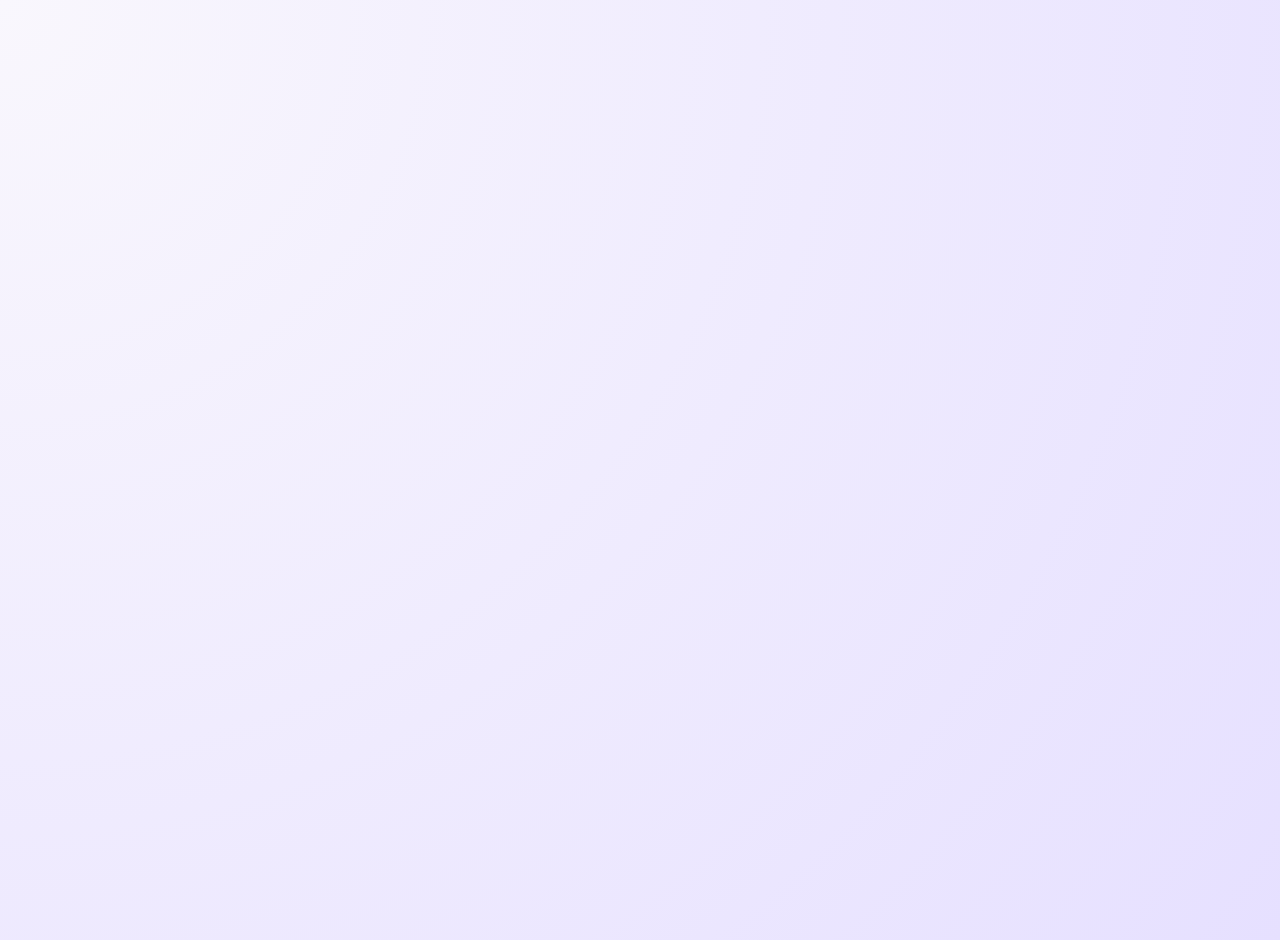
<file: index.html>
<!DOCTYPE html>
<html lang="ko">
<head>
    <meta charset="UTF-8">
    <meta name="viewport" content="width=device-width, initial-scale=1.0">
    <title>엄마를 부탁해</title>
    <!-- Google tag (gtag.js) -->
    <script async src="https://www.googletagmanager.com/gtag/js?id=G-PNT6HBJBQ7"></script>
    <script>
      window.dataLayer = window.dataLayer || [];
      function gtag(){dataLayer.push(arguments);}
      gtag('js', new Date());

      gtag('config', 'G-PNT6HBJBQ7');
    </script>
    <script type="text/javascript">
        (function(c,l,a,r,i,t,y){
            c[a]=c[a]||function(){(c[a].q=c[a].q||[]).push(arguments)};
            t=l.createElement(r);t.async=1;t.src="https://www.clarity.ms/tag/"+i;
            y=l.getElementsByTagName(r)[0];y.parentNode.insertBefore(t,y);
        })(window, document, "clarity", "script", "vj82m070nw");
    </script>
    <link rel="preconnect" href="https://fonts.googleapis.com">
    <link rel="preconnect" href="https://fonts.gstatic.com" crossorigin>
    <link href="https://fonts.googleapis.com/css2?family=Noto+Sans+KR:wght@400;500;700&display=swap" rel="stylesheet">
    <link rel="stylesheet" href="/style.css">
</head>
<body>
    <div id="root"></div>
    <script type="module" src="/src/main.tsx"></script>
</body>
</html>
</file>
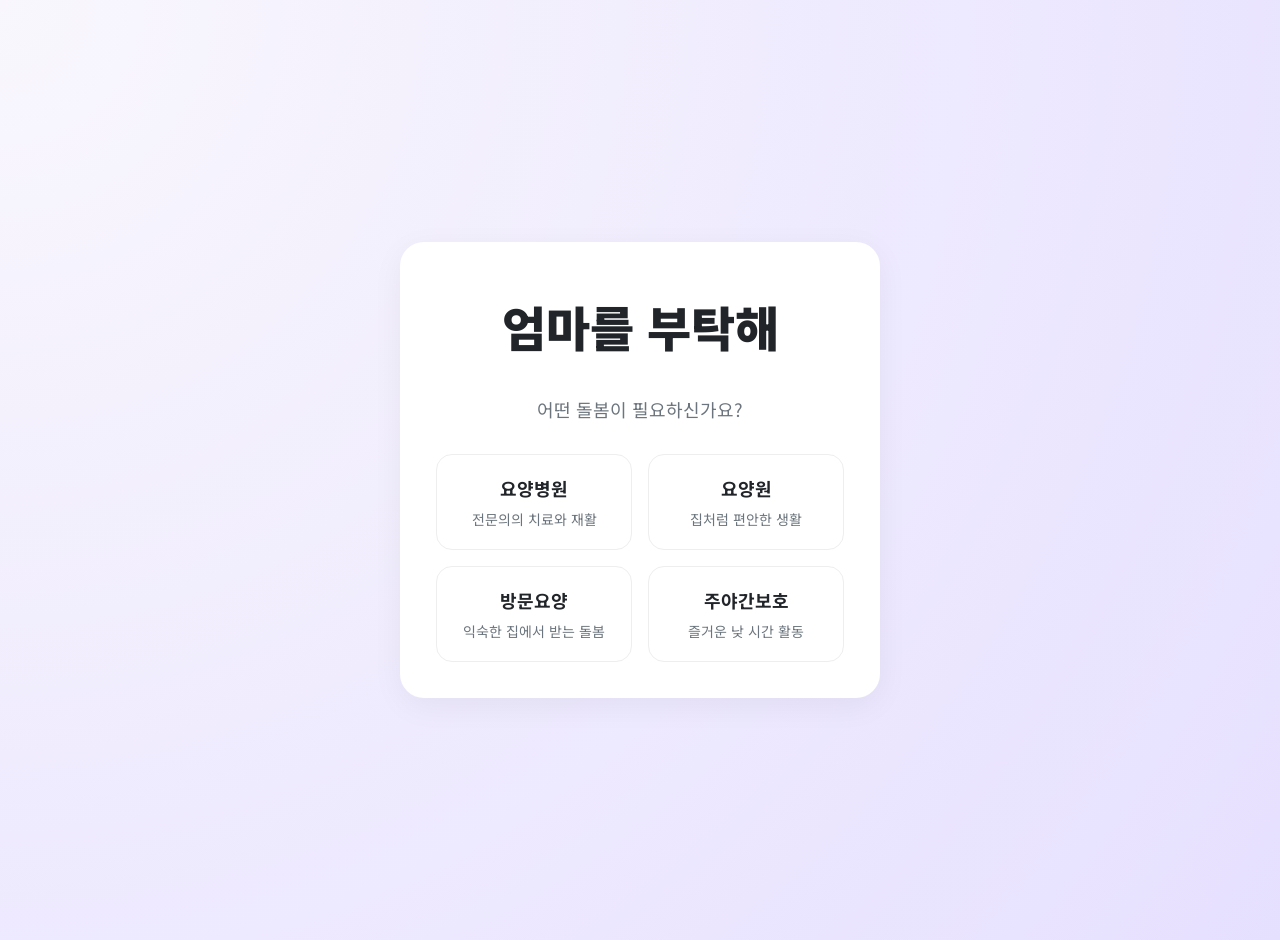
<file: 260218/index.html>
<!DOCTYPE html>
<html lang="ko">
<head>
    <meta charset="UTF-8">
    <meta name="viewport" content="width=device-width, initial-scale=1.0">
    <title>엄마를 부탁해</title>
    <!-- Google tag (gtag.js) -->
    <script async src="https://www.googletagmanager.com/gtag/js?id=G-PNT6HBJBQ7"></script>
    <script>
      window.dataLayer = window.dataLayer || [];
      function gtag(){dataLayer.push(arguments);}
      gtag('js', new Date());

      gtag('config', 'G-PNT6HBJBQ7');
    </script>
    <script type="text/javascript">
        (function(c,l,a,r,i,t,y){
            c[a]=c[a]||function(){(c[a].q=c[a].q||[]).push(arguments)};
            t=l.createElement(r);t.async=1;t.src="https://www.clarity.ms/tag/"+i;
            y=l.getElementsByTagName(r)[0];y.parentNode.insertBefore(t,y);
        })(window, document, "clarity", "script", "vj82m070nw");
    </script>
    <link rel="preconnect" href="https://fonts.googleapis.com">
    <link rel="preconnect" href="https://fonts.gstatic.com" crossorigin>
    <link href="https://fonts.googleapis.com/css2?family=Noto+Sans+KR:wght@400;500;700&display=swap" rel="stylesheet">
    <link rel="stylesheet" href="style.css">
</head>
<body>
    <div class="container">
        <!-- Step 1: Intro -->
        <div id="step1" class="step">
            <h1 class="main-copy">
                <span class="main-line">엄마를 부탁해</span>
            </h1>
            <p class="sub-copy">어떤 돌봄이 필요하신가요?</p>
            <div class="card-container">
                <div class="card" data-service="hospital"><h3>요양병원</h3><p>전문의의 치료와 재활</p></div>
                <div class="card" data-service="nursing-home"><h3>요양원</h3><p>집처럼 편안한 생활</p></div>
                <div class="card" data-service="visiting-care"><h3>방문요양</h3><p>익숙한 집에서 받는 돌봄</p></div>
                <div class="card" data-service="day-care"><h3>주야간보호</h3><p>즐거운 낮 시간 활동</p></div>
            </div>
        </div>

        <!-- Step 2: Custom Filter -->
        <div id="step2" class="step" style="display: none;">
            <h2 class="step-title">가장 중요하게 생각하는<br>가치를 선택해주세요.</h2>
            <div id="filters"></div>
            <p class="error-message" id="step2-error"></p>
            <div class="button-group">
                <button class="back-btn">이전</button>
                <button class="next-btn">다음</button>
            </div>
        </div>

        <!-- Step 3: Common Items -->
        <div id="step3" class="step" style="display: none;">
            <h2 class="step-title">현실적인 조건을 설정해주세요.</h2>
            <div class="form-group">
                <label for="location">어디와 가까운 곳을 찾으시나요?</label>
                <input type="text" id="location" placeholder="예: 서울시 강남구">
                <p class="error-message" id="location-error"></p>
            </div>
            <div class="form-group">
                <label for="budget">월 예상 비용은 어느 정도 생각하시나요?</label>
                <input type="range" id="budget" min="500000" max="5000000" step="100000" value="2750000">
                <span id="budget-value">2,750,000원</span>
            </div>
            <div class="form-group">
                 <label for="special-needs">특별히 고려해야 할 생활 습관이 있으신가요?</label>
                <input type="text" id="special-needs" placeholder="예: 기독교, 당뇨식">
                <p class="error-message" id="special-needs-error"></p>
            </div>
            <div class="button-group">
                <button class="back-btn">이전</button>
                <button class="next-btn">결과 보기</button>
            </div>
        </div>

        <!-- Step 4: Result -->
        <div id="step4" class="step" style="display: none;">
            <h1 class="match-copy"></h1>
            <div class="result-container"></div>
            <div class="button-group">
                <button class="restart-btn">처음으로</button>
            </div>
        </div>
    </div>
    <script src="main.js"></script>
</body>
</html>
</file>
<file: style.css>
:root {
    --primary-color: #6D5BFF; 
    --secondary-color: #E0E0E0;
    --text-color: #212529;
    --background-color: #F9F7FD;
    --card-background: #FFFFFF;
    --shadow-color: rgba(0, 0, 0, 0.05);
    --body-font: 'Noto Sans KR', sans-serif;
}

body {
    font-family: var(--body-font);
    background: radial-gradient(circle at top left, #F9F7FD 0%, #E6E0FF 100%);
    color: var(--text-color);
    margin: 0;
    display: flex;
    justify-content: center;
    align-items: center;
    min-height: 100vh;
    padding: 20px;
}

.container {
    width: 100%;
    max-width: 480px;
    background-color: var(--card-background);
    border-radius: 24px;
    box-shadow: 0 8px 32px var(--shadow-color);
    padding: 36px;
    box-sizing: border-box;
}

.step { display: block; }

/* Typography */
.main-copy {
    text-align: center;
    margin: 20px 0 40px;
}

.main-line {
    font-size: 48px;
    font-weight: 900;
    line-height: 1.2;
    display: block;
    color: var(--text-color);
}

.sub-copy {
    text-align: center;
    font-size: 18px;
    font-weight: 400;
    color: #6c757d;
    margin: 0 0 32px;
}

.step-title {
    font-size: 26px;
    font-weight: 700;
    text-align: center;
    color: var(--text-color);
    margin-bottom: 24px;
}

/* Card Selection (Step 1) */
.card-container {
    display: grid;
    grid-template-columns: 1fr 1fr;
    gap: 16px;
}

.card {
    background-color: var(--card-background);
    border-radius: 16px;
    padding: 20px;
    text-align: center;
    cursor: pointer;
    transition: transform 0.2s ease, box-shadow 0.2s ease;
    border: 1px solid #eee;
}

.card:hover {
    transform: translateY(-5px);
    box-shadow: 0 12px 20px var(--shadow-color);
}

.card h3 {
    margin: 0 0 8px;
    font-size: 18px;
    font-weight: 700;
    color: var(--text-color);
}

.card p {
    font-size: 14px;
    color: #6c757d;
    margin: 0;
}

/* Filter Options (Step 2) */
#filters { 
    margin: 32px 0; 
}

.filter-category {
    margin-bottom: 24px;
}

.filter-category-title {
    font-size: 16px;
    font-weight: 700;
    color: var(--primary-color);
    margin-bottom: 12px;
    padding-bottom: 8px;
    border-bottom: 2px solid var(--primary-color);
}

.filter-options-wrapper {
    display: flex;
    flex-wrap: wrap;
    gap: 10px;
}

.filter-option {
    background-color: var(--card-background);
    border: 1px solid #ddd;
    color: #6c757d;
    padding: 10px 16px;
    border-radius: 20px;
    cursor: pointer;
    font-size: 14px;
    transition: all 0.2s ease-in-out;
}

.filter-option.selected {
    background-color: var(--primary-color);
    color: white;
    border-color: var(--primary-color);
    font-weight: 500;
}

/* Form Inputs (Step 3) */
.form-group { margin-bottom: 24px; }
.form-group label { display: block; margin-bottom: 10px; font-weight: 500; font-size: 16px; }
.form-group input[type="text"], .form-group select {
    width: 100%;
    padding: 12px 16px;
    border-radius: 12px;
    border: 1px solid #ddd;
    box-sizing: border-box;
    font-size: 16px;
}
.form-group input[type="range"] { width: 100%; }
#budget-value { text-align: center; display: block; margin-top: 8px; font-weight: 500; font-size: 16px; }

/* Error Messages */
.error-message {
    color: #D32F2F; /* A Material Design red */
    font-size: 14px;
    font-weight: 500;
    margin-top: 15px;
    text-align: center;
    min-height: 1.2em; /* Reserve space to avoid layout shifts */
}

.form-group .error-message {
    text-align: left;
    margin-top: 8px;
}

/* Button Group */
.button-group {
    display: flex;
    gap: 12px;
    margin-top: 32px;
}

.next-btn, .back-btn, .restart-btn {
    flex: 1;
    padding: 16px;
    border-radius: 12px;
    border: none;
    font-size: 16px;
    font-weight: 700;
    cursor: pointer;
    transition: all 0.2s ease;
}

.next-btn, .restart-btn {
    background-color: var(--primary-color);
    color: white;
}

.back-btn {
    background-color: #F0F0F0;
    color: var(--text-color);
}

.next-btn:hover, .restart-btn:hover { background-color: #5848d8; }
.back-btn:hover { background-color: #E0E0E0; }

/* Result Page (Step 4) */
.match-copy { font-size: 22px; text-align: center; color: var(--text-color); margin-bottom: 24px; line-height: 1.5;}
.result-container { display: flex; flex-direction: column; gap: 20px; }
.result-card { background: white; border: 1px solid #eee; border-radius: 16px; overflow: hidden; }
.result-card img { width: 100%; height: 150px; object-fit: cover; }
.result-card-info { padding: 20px; }
.result-card-info h3 { margin: 0 0 10px; font-size: 20px; }
.result-card-info p { margin: 0 0 12px; color: #6c757d; line-height: 1.6; }
.result-card-actions { display: flex; gap: 10px; margin-top: 16px; }
.result-card-actions button { background: #f0f0f0; border: none; padding: 10px 12px; border-radius: 8px; cursor: pointer; font-size: 13px; font-weight: 500; }

/* Hide unnecessary elements */
.hero-images { display: none; }
</file>
<file: 260218/style.css>
:root {
    --primary-color: #6D5BFF; 
    --secondary-color: #E0E0E0;
    --text-color: #212529;
    --background-color: #F9F7FD;
    --card-background: #FFFFFF;
    --shadow-color: rgba(0, 0, 0, 0.05);
    --body-font: 'Noto Sans KR', sans-serif;
}

body {
    font-family: var(--body-font);
    background: radial-gradient(circle at top left, #F9F7FD 0%, #E6E0FF 100%);
    color: var(--text-color);
    margin: 0;
    display: flex;
    justify-content: center;
    align-items: center;
    min-height: 100vh;
    padding: 20px;
}

.container {
    width: 100%;
    max-width: 480px;
    background-color: var(--card-background);
    border-radius: 24px;
    box-shadow: 0 8px 32px var(--shadow-color);
    padding: 36px;
    box-sizing: border-box;
}

.step { display: block; }

/* Typography */
.main-copy {
    text-align: center;
    margin: 20px 0 40px;
}

.main-line {
    font-size: 48px;
    font-weight: 900;
    line-height: 1.2;
    display: block;
    color: var(--text-color);
}

.sub-copy {
    text-align: center;
    font-size: 18px;
    font-weight: 400;
    color: #6c757d;
    margin: 0 0 32px;
}

.step-title {
    font-size: 26px;
    font-weight: 700;
    text-align: center;
    color: var(--text-color);
    margin-bottom: 24px;
}

/* Card Selection (Step 1) */
.card-container {
    display: grid;
    grid-template-columns: 1fr 1fr;
    gap: 16px;
}

.card {
    background-color: var(--card-background);
    border-radius: 16px;
    padding: 20px;
    text-align: center;
    cursor: pointer;
    transition: transform 0.2s ease, box-shadow 0.2s ease;
    border: 1px solid #eee;
}

.card:hover {
    transform: translateY(-5px);
    box-shadow: 0 12px 20px var(--shadow-color);
}

.card h3 {
    margin: 0 0 8px;
    font-size: 18px;
    font-weight: 700;
    color: var(--text-color);
}

.card p {
    font-size: 14px;
    color: #6c757d;
    margin: 0;
}

/* Filter Options (Step 2) */
#filters { 
    margin: 32px 0; 
}

.filter-category {
    margin-bottom: 24px;
}

.filter-category-title {
    font-size: 16px;
    font-weight: 700;
    color: var(--primary-color);
    margin-bottom: 12px;
    padding-bottom: 8px;
    border-bottom: 2px solid var(--primary-color);
}

.filter-options-wrapper {
    display: flex;
    flex-wrap: wrap;
    gap: 10px;
}

.filter-option {
    background-color: var(--card-background);
    border: 1px solid #ddd;
    color: #6c757d;
    padding: 10px 16px;
    border-radius: 20px;
    cursor: pointer;
    font-size: 14px;
    transition: all 0.2s ease-in-out;
}

.filter-option.selected {
    background-color: var(--primary-color);
    color: white;
    border-color: var(--primary-color);
    font-weight: 500;
}

/* Form Inputs (Step 3) */
.form-group { margin-bottom: 24px; }
.form-group label { display: block; margin-bottom: 10px; font-weight: 500; font-size: 16px; }
.form-group input[type="text"], .form-group select {
    width: 100%;
    padding: 12px 16px;
    border-radius: 12px;
    border: 1px solid #ddd;
    box-sizing: border-box;
    font-size: 16px;
}
.form-group input[type="range"] { width: 100%; }
#budget-value { text-align: center; display: block; margin-top: 8px; font-weight: 500; font-size: 16px; }

/* Error Messages */
.error-message {
    color: #D32F2F; /* A Material Design red */
    font-size: 14px;
    font-weight: 500;
    margin-top: 15px;
    text-align: center;
    min-height: 1.2em; /* Reserve space to avoid layout shifts */
}

.form-group .error-message {
    text-align: left;
    margin-top: 8px;
}

/* Button Group */
.button-group {
    display: flex;
    gap: 12px;
    margin-top: 32px;
}

.next-btn, .back-btn, .restart-btn {
    flex: 1;
    padding: 16px;
    border-radius: 12px;
    border: none;
    font-size: 16px;
    font-weight: 700;
    cursor: pointer;
    transition: all 0.2s ease;
}

.next-btn, .restart-btn {
    background-color: var(--primary-color);
    color: white;
}

.back-btn {
    background-color: #F0F0F0;
    color: var(--text-color);
}

.next-btn:hover, .restart-btn:hover { background-color: #5848d8; }
.back-btn:hover { background-color: #E0E0E0; }

/* Result Page (Step 4) */
.match-copy { font-size: 22px; text-align: center; color: var(--text-color); margin-bottom: 24px; line-height: 1.5;}
.result-container { display: flex; flex-direction: column; gap: 20px; }
.result-card { background: white; border: 1px solid #eee; border-radius: 16px; overflow: hidden; }
.result-card img { width: 100%; height: 150px; object-fit: cover; }
.result-card-info { padding: 20px; }
.result-card-info h3 { margin: 0 0 10px; font-size: 20px; }
.result-card-info p { margin: 0 0 12px; color: #6c757d; line-height: 1.6; }
.result-card-actions { display: flex; gap: 10px; margin-top: 16px; }
.result-card-actions button { background: #f0f0f0; border: none; padding: 10px 12px; border-radius: 8px; cursor: pointer; font-size: 13px; font-weight: 500; }

/* Hide unnecessary elements */
.hero-images { display: none; }
</file>
